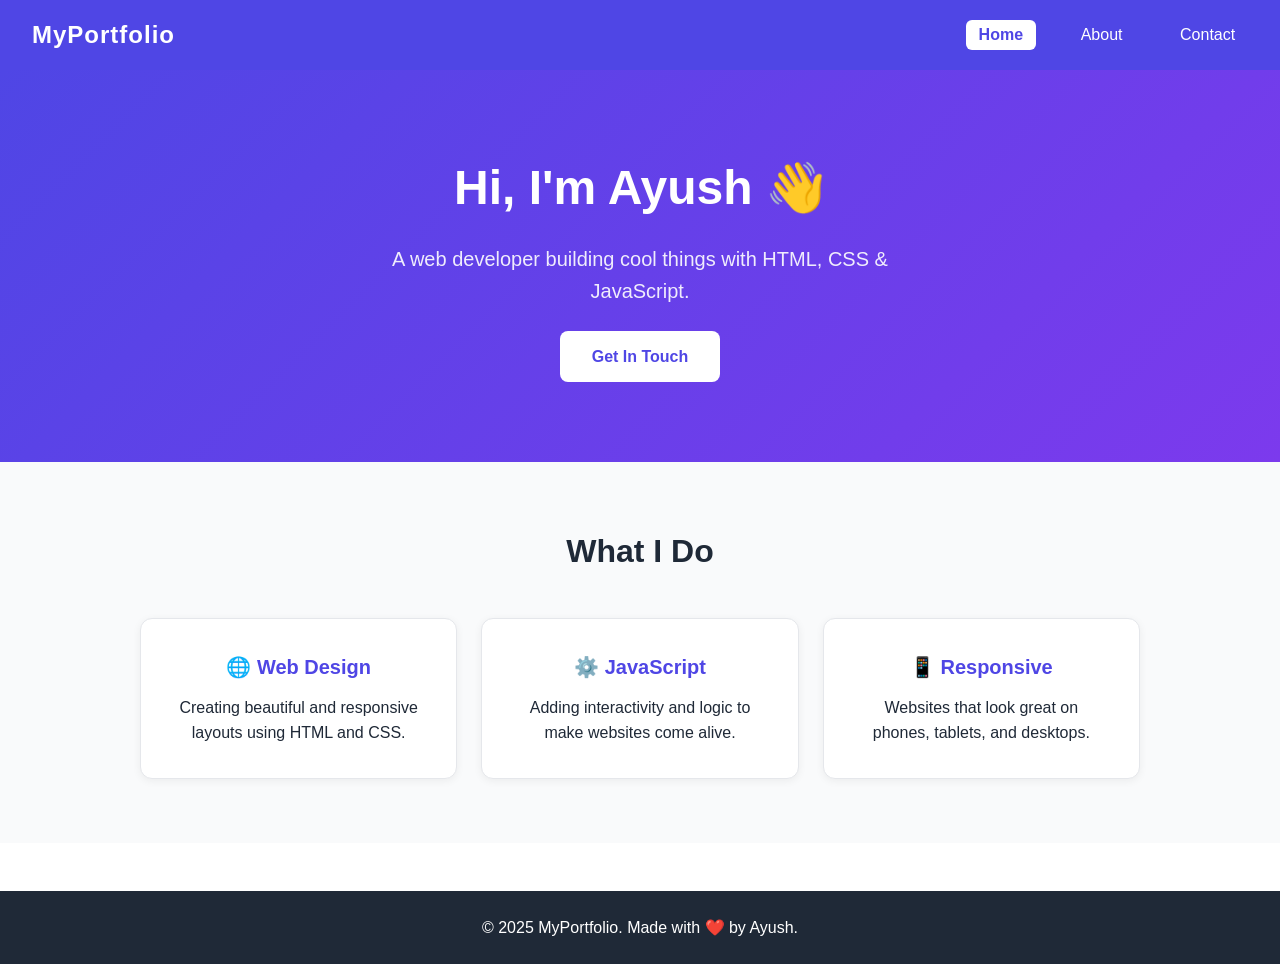
<file: task2/index.html>
<!DOCTYPE html>
<html lang="en">

<head>
  <!--
    FILE: index.html (Home Page)
    To go to another page:  <a href="about.html">
    To apply styles:        <link rel="stylesheet" href="style.css">
    To add JavaScript:      <script src="script.js"></script>
  -->

  <meta charset="UTF-8">
  <meta name="viewport" content="width=device-width, initial-scale=1.0">
  <title>MyPortfolio - Home</title>
  <link rel="stylesheet" href="style.css">
</head>

<body>

  <!-- NAVBAR -->
  <nav>
    <div class="nav-logo">MyPortfolio</div>
    <ul class="nav-links">
      <li><a href="index.html" class="active">Home</a></li>
      <li><a href="about.html">About</a></li>
      <li><a href="contact.html">Contact</a></li>
    </ul>
  </nav>

  <!-- HERO SECTION -->
  <section class="hero">
    <h1>Hi, I'm Ayush 👋</h1>
    <p>A web developer building cool things with HTML, CSS & JavaScript.</p>
    <a href="contact.html" class="btn">Get In Touch</a>
  </section>

  <!-- SERVICES SECTION -->
  <section class="services">
    <h2>What I Do</h2>
    <div class="cards-grid">

      <div class="card">
        <h3>🌐 Web Design</h3>
        <p>Creating beautiful and responsive layouts using HTML and CSS.</p>
      </div>

      <div class="card">
        <h3>⚙️ JavaScript</h3>
        <p>Adding interactivity and logic to make websites come alive.</p>
      </div>

      <div class="card">
        <h3>📱 Responsive</h3>
        <p>Websites that look great on phones, tablets, and desktops.</p>
      </div>

    </div>
  </section>

  <!-- FOOTER -->
  <footer>
    <p>© 2025 MyPortfolio. Made with ❤️ by Ayush.</p>
  </footer>

</body>
</html>
</file>
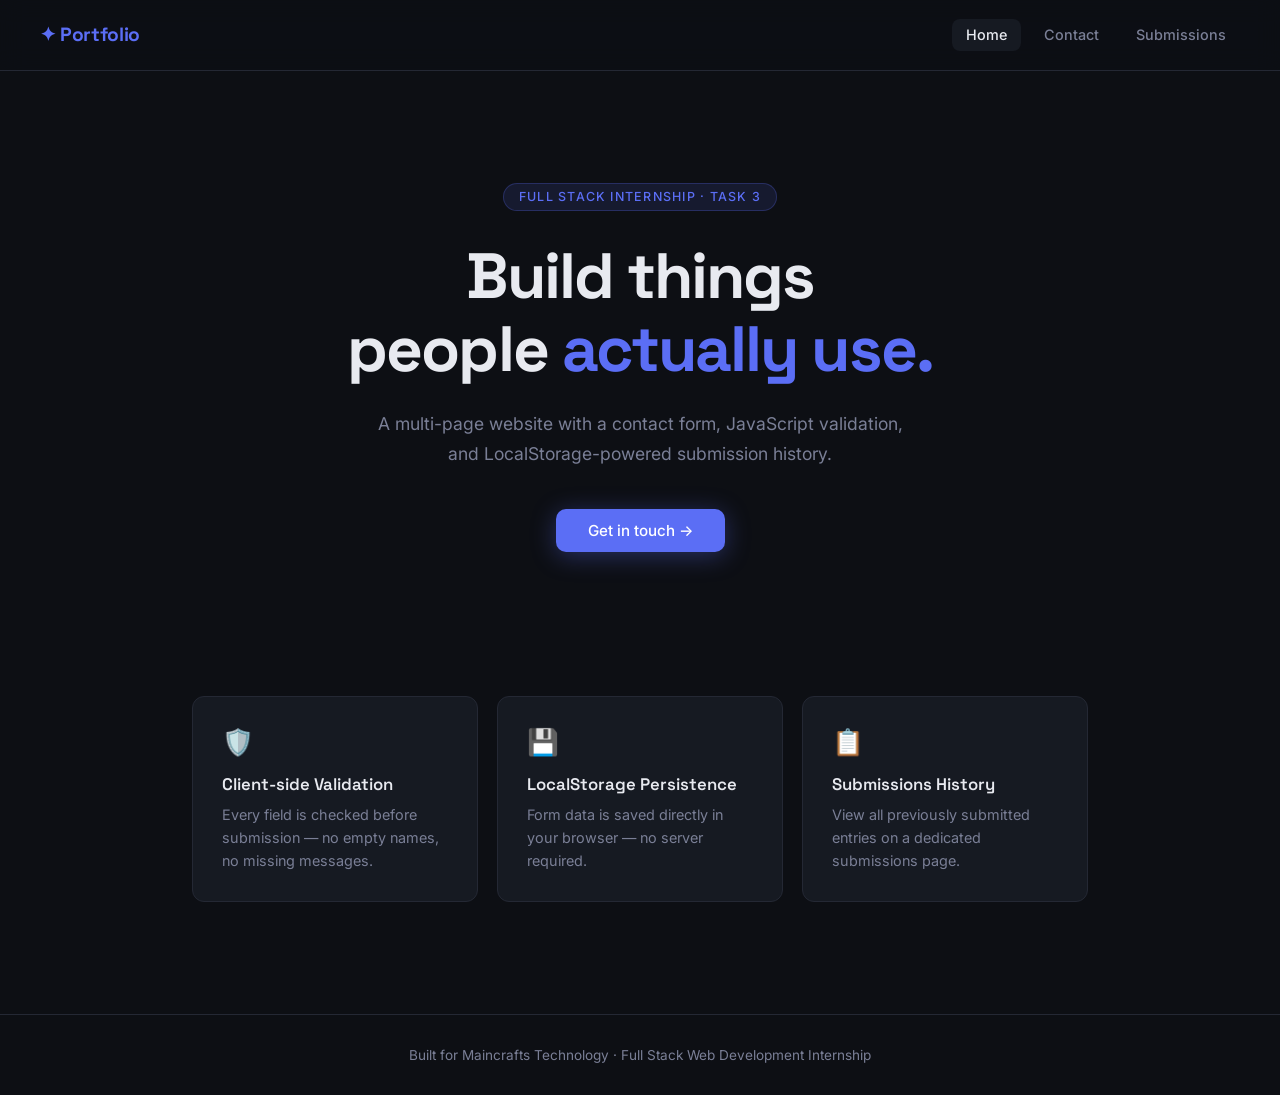
<file: task3/index.html>
<!DOCTYPE html>
<html lang="en">
<head>
  <meta charset="UTF-8" />
  <meta name="viewport" content="width=device-width, initial-scale=1.0"/>
  <title>MyPortfolio – Home</title>
  <link rel="preconnect" href="https://fonts.googleapis.com"/>
  <link href="https://fonts.googleapis.com/css2?family=Space+Grotesk:wght@400;500;700&family=Inter:wght@300;400;500&display=swap" rel="stylesheet"/>
  <style>
    *, *::before, *::after { box-sizing: border-box; margin: 0; padding: 0; }

    :root {
      --bg: #0d0f14;
      --surface: #161a22;
      --border: #242834;
      --accent: #5b6ef5;
      --accent-dim: #3d4fd4;
      --text: #e8eaf0;
      --muted: #7a7f96;
      --success: #3ecf8e;
      --radius: 12px;
      --font-display: 'Space Grotesk', sans-serif;
      --font-body: 'Inter', sans-serif;
    }

    body {
      background: var(--bg);
      color: var(--text);
      font-family: var(--font-body);
      min-height: 100vh;
    }

    /* NAV */
    nav {
      display: flex;
      align-items: center;
      justify-content: space-between;
      padding: 1.2rem 2.5rem;
      border-bottom: 1px solid var(--border);
      position: sticky;
      top: 0;
      background: rgba(13,15,20,0.85);
      backdrop-filter: blur(12px);
      z-index: 100;
    }

    .nav-logo {
      font-family: var(--font-display);
      font-weight: 700;
      font-size: 1.2rem;
      color: var(--accent);
      letter-spacing: -0.02em;
    }

    .nav-links { display: flex; gap: 0.5rem; }

    .nav-links a {
      color: var(--muted);
      text-decoration: none;
      font-size: 0.9rem;
      font-weight: 500;
      padding: 0.45rem 0.9rem;
      border-radius: 8px;
      transition: color 0.2s, background 0.2s;
    }

    .nav-links a:hover, .nav-links a.active {
      color: var(--text);
      background: var(--surface);
    }

    /* HERO */
    .hero {
      max-width: 860px;
      margin: 0 auto;
      padding: 7rem 2rem 5rem;
      text-align: center;
    }

    .hero-tag {
      display: inline-block;
      font-size: 0.78rem;
      font-weight: 500;
      letter-spacing: 0.1em;
      text-transform: uppercase;
      color: var(--accent);
      background: rgba(91,110,245,0.12);
      border: 1px solid rgba(91,110,245,0.25);
      padding: 0.35rem 0.9rem;
      border-radius: 999px;
      margin-bottom: 1.8rem;
    }

    h1 {
      font-family: var(--font-display);
      font-size: clamp(2.4rem, 6vw, 4rem);
      font-weight: 700;
      line-height: 1.15;
      letter-spacing: -0.03em;
      margin-bottom: 1.4rem;
    }

    h1 span { color: var(--accent); }

    .hero-sub {
      color: var(--muted);
      font-size: 1.1rem;
      line-height: 1.7;
      max-width: 560px;
      margin: 0 auto 2.5rem;
    }

    .btn {
      display: inline-block;
      padding: 0.75rem 2rem;
      border-radius: 10px;
      font-weight: 500;
      font-size: 0.95rem;
      text-decoration: none;
      cursor: pointer;
      transition: transform 0.15s, box-shadow 0.15s;
    }

    .btn-primary {
      background: var(--accent);
      color: #fff;
      box-shadow: 0 4px 24px rgba(91,110,245,0.35);
    }

    .btn-primary:hover { transform: translateY(-2px); box-shadow: 0 8px 32px rgba(91,110,245,0.45); }

    /* FEATURES */
    .features {
      max-width: 960px;
      margin: 0 auto;
      padding: 4rem 2rem;
      display: grid;
      grid-template-columns: repeat(auto-fit, minmax(240px, 1fr));
      gap: 1.2rem;
    }

    .card {
      background: var(--surface);
      border: 1px solid var(--border);
      border-radius: var(--radius);
      padding: 1.8rem;
      transition: border-color 0.2s;
    }

    .card:hover { border-color: var(--accent); }

    .card-icon {
      font-size: 1.6rem;
      margin-bottom: 1rem;
    }

    .card h3 {
      font-family: var(--font-display);
      font-size: 1.05rem;
      font-weight: 600;
      margin-bottom: 0.5rem;
    }

    .card p { color: var(--muted); font-size: 0.9rem; line-height: 1.6; }

    /* FOOTER */
    footer {
      text-align: center;
      padding: 2rem;
      color: var(--muted);
      font-size: 0.85rem;
      border-top: 1px solid var(--border);
      margin-top: 3rem;
    }
  </style>
</head>
<body>

  <nav>
    <div class="nav-logo">✦ Portfolio</div>
    <div class="nav-links">
      <a href="index.html" class="active">Home</a>
      <a href="contact.html">Contact</a>
      <a href="submissions.html">Submissions</a>
    </div>
  </nav>

  <section class="hero">
    <div class="hero-tag">Full Stack Internship · Task 3</div>
    <h1>Build things<br/>people <span>actually use.</span></h1>
    <p class="hero-sub">
      A multi-page website with a contact form, JavaScript validation, and LocalStorage-powered submission history.
    </p>
    <a href="contact.html" class="btn btn-primary">Get in touch →</a>
  </section>

  <section class="features">
    <div class="card">
      <div class="card-icon">🛡️</div>
      <h3>Client-side Validation</h3>
      <p>Every field is checked before submission — no empty names, no missing messages.</p>
    </div>
    <div class="card">
      <div class="card-icon">💾</div>
      <h3>LocalStorage Persistence</h3>
      <p>Form data is saved directly in your browser — no server required.</p>
    </div>
    <div class="card">
      <div class="card-icon">📋</div>
      <h3>Submissions History</h3>
      <p>View all previously submitted entries on a dedicated submissions page.</p>
    </div>
  </section>

  <footer>Built for Maincrafts Technology · Full Stack Web Development Internship</footer>

</body>
</html>
</file>
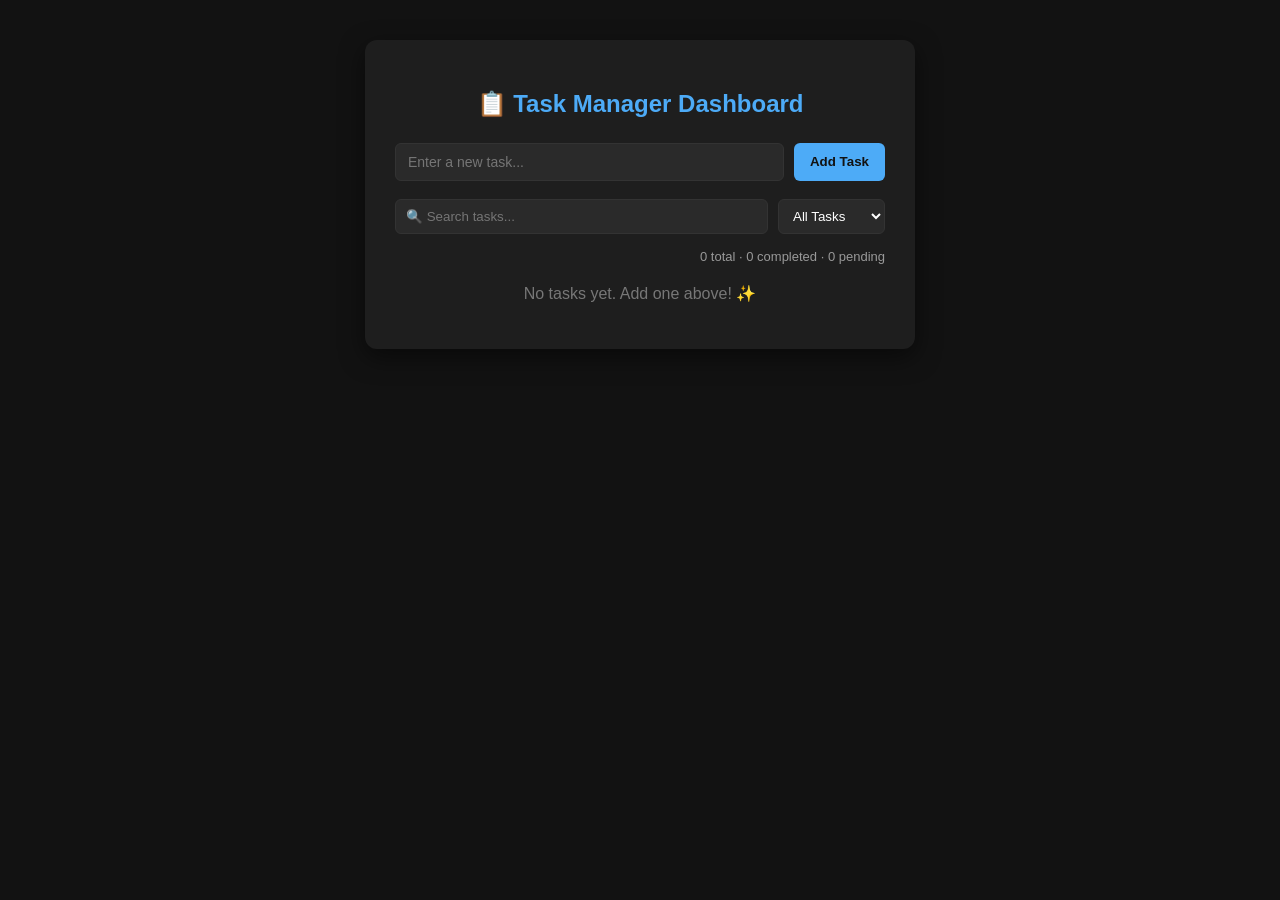
<file: task4/index.html>
<!DOCTYPE html>
<html lang="en">
<head>
<meta charset="UTF-8">
<meta name="viewport" content="width=device-width, initial-scale=1.0">
<title>Task Manager Dashboard</title>
<link rel="stylesheet" href="style.css">
</head>
<body>

  <div class="container">
    <h2>📋 Task Manager Dashboard</h2>

    <!-- Add Task Section -->
    <div class="input-section">
      <input type="text" id="taskInput" placeholder="Enter a new task...">
      <button onclick="addTask()">Add Task</button>
    </div>

    <!-- Search & Filter Section -->
    <div class="controls-section">
      <input type="text" id="searchBox" placeholder="🔍 Search tasks..." onkeyup="renderTasks()">
      <select id="filterSelect" onchange="renderTasks()">
        <option value="all">All Tasks</option>
        <option value="completed">Completed</option>
        <option value="pending">Pending</option>
      </select>
    </div>

    <!-- Task Counter -->
    <div class="task-stats" id="taskStats"></div>

    <!-- Task List -->
    <ul id="taskList"></ul>

    <p class="empty-msg" id="emptyMsg">No tasks yet. Add one above! ✨</p>
  </div>

<script src="script.js"></script>
</body>
</html>
</file>
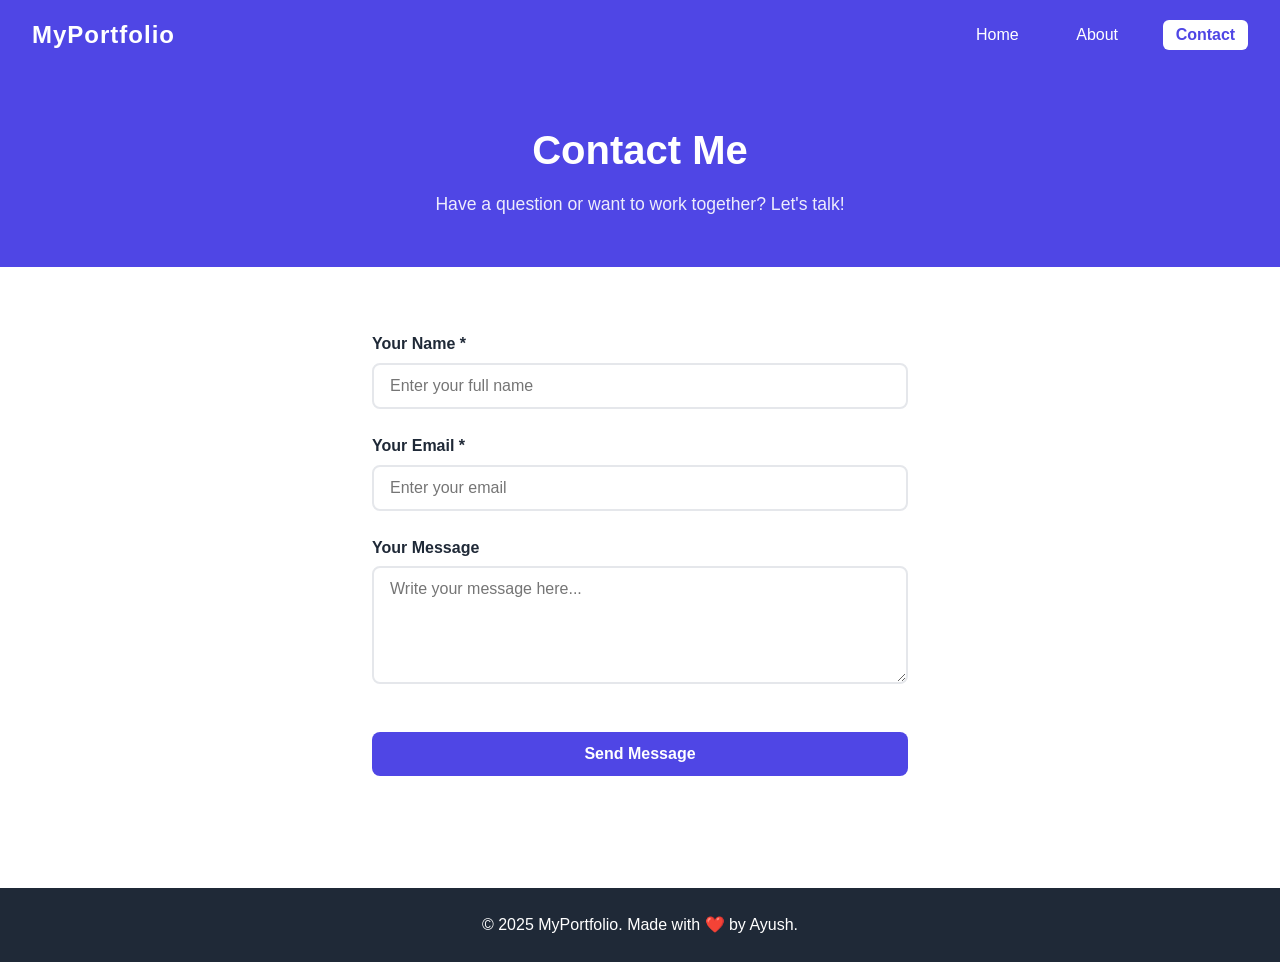
<file: task2/contact.html>
<!DOCTYPE html>
<html lang="en">

<head>
  <!-- FILE: contact.html (Contact Page) -->

  <meta charset="UTF-8">
  <meta name="viewport" content="width=device-width, initial-scale=1.0">
  <title>MyPortfolio - Contact</title>
  <link rel="stylesheet" href="style.css">
</head>

<body>

  <!-- NAVBAR -->
  <nav>
    <div class="nav-logo">MyPortfolio</div>
    <ul class="nav-links">
      <li><a href="index.html">Home</a></li>
      <li><a href="about.html">About</a></li>
      <li><a href="contact.html" class="active">Contact</a></li>
    </ul>
  </nav>

  <!-- PAGE BANNER -->
  <section class="page-hero">
    <h1>Contact Me</h1>
    <p>Have a question or want to work together? Let's talk!</p>
  </section>

  <!-- CONTACT FORM SECTION -->
  <section class="contact-section">

    <form name="contactForm" onsubmit="return validateForm()">

      <div class="form-group">
        <label for="name">Your Name *</label>
        <input type="text" id="name" name="name" placeholder="Enter your full name">
        <span class="error-msg" id="nameError">Warning: Name is required.</span>
      </div>

      <div class="form-group">
        <label for="email">Your Email *</label>
        <input type="email" id="email" name="email" placeholder="Enter your email">
        <span class="error-msg" id="emailError">Warning: Email is required.</span>
      </div>

      <div class="form-group">
        <label for="message">Your Message</label>
        <textarea id="message" name="message" rows="5" placeholder="Write your message here..."></textarea>
      </div>

      <button type="submit" class="btn">Send Message</button>

      <div class="success-msg" id="successMsg">
        Message sent! I'll get back to you soon.
      </div>

    </form>

  </section>

  <!-- FOOTER -->
  <footer>
    <p>© 2025 MyPortfolio. Made with ❤️ by Ayush.</p>
  </footer>

  <!-- Script is placed at the bottom so HTML loads before JS runs -->
  <script src="script.js"></script>

</body>
</html>
</file>
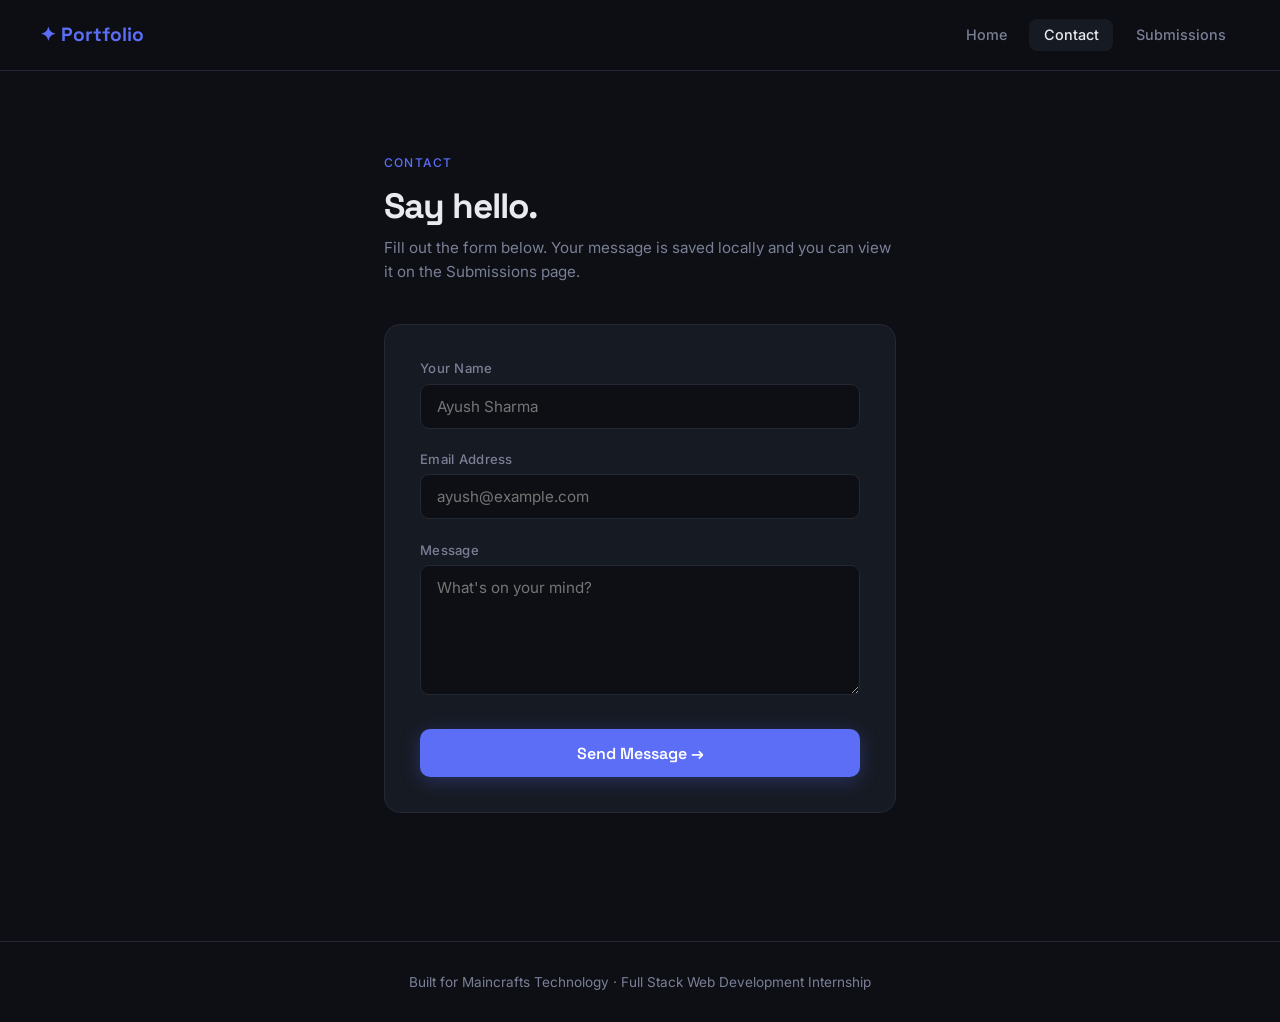
<file: task3/contact.html>
<!DOCTYPE html>
<html lang="en">
<head>
  <meta charset="UTF-8" />
  <meta name="viewport" content="width=device-width, initial-scale=1.0"/>
  <title>MyPortfolio – Contact</title>
  <link rel="preconnect" href="https://fonts.googleapis.com"/>
  <link href="https://fonts.googleapis.com/css2?family=Space+Grotesk:wght@400;500;700&family=Inter:wght@300;400;500&display=swap" rel="stylesheet"/>
  <style>
    *, *::before, *::after { box-sizing: border-box; margin: 0; padding: 0; }

    :root {
      --bg: #0d0f14;
      --surface: #161a22;
      --border: #242834;
      --accent: #5b6ef5;
      --accent-dim: #3d4fd4;
      --text: #e8eaf0;
      --muted: #7a7f96;
      --error: #f06a6a;
      --success: #3ecf8e;
      --radius: 12px;
      --font-display: 'Space Grotesk', sans-serif;
      --font-body: 'Inter', sans-serif;
    }

    body {
      background: var(--bg);
      color: var(--text);
      font-family: var(--font-body);
      min-height: 100vh;
    }

    nav {
      display: flex;
      align-items: center;
      justify-content: space-between;
      padding: 1.2rem 2.5rem;
      border-bottom: 1px solid var(--border);
      position: sticky;
      top: 0;
      background: rgba(13,15,20,0.85);
      backdrop-filter: blur(12px);
      z-index: 100;
    }

    .nav-logo {
      font-family: var(--font-display);
      font-weight: 700;
      font-size: 1.2rem;
      color: var(--accent);
    }

    .nav-links { display: flex; gap: 0.5rem; }

    .nav-links a {
      color: var(--muted);
      text-decoration: none;
      font-size: 0.9rem;
      font-weight: 500;
      padding: 0.45rem 0.9rem;
      border-radius: 8px;
      transition: color 0.2s, background 0.2s;
    }

    .nav-links a:hover, .nav-links a.active {
      color: var(--text);
      background: var(--surface);
    }

    /* PAGE */
    .page {
      max-width: 560px;
      margin: 0 auto;
      padding: 5rem 1.5rem 4rem;
    }

    .page-header { margin-bottom: 2.5rem; }

    .page-tag {
      display: inline-block;
      font-size: 0.75rem;
      font-weight: 500;
      letter-spacing: 0.1em;
      text-transform: uppercase;
      color: var(--accent);
      margin-bottom: 0.8rem;
    }

    .page-header h1 {
      font-family: var(--font-display);
      font-size: 2.2rem;
      font-weight: 700;
      letter-spacing: -0.03em;
      margin-bottom: 0.5rem;
    }

    .page-header p { color: var(--muted); font-size: 0.95rem; line-height: 1.6; }

    /* FORM */
    .form-card {
      background: var(--surface);
      border: 1px solid var(--border);
      border-radius: 16px;
      padding: 2.2rem;
    }

    .field { margin-bottom: 1.4rem; }

    label {
      display: block;
      font-size: 0.82rem;
      font-weight: 500;
      color: var(--muted);
      margin-bottom: 0.45rem;
      letter-spacing: 0.02em;
    }

    input, textarea {
      width: 100%;
      background: var(--bg);
      border: 1px solid var(--border);
      border-radius: 9px;
      padding: 0.75rem 1rem;
      color: var(--text);
      font-family: var(--font-body);
      font-size: 0.95rem;
      transition: border-color 0.2s, box-shadow 0.2s;
      outline: none;
    }

    input:focus, textarea:focus {
      border-color: var(--accent);
      box-shadow: 0 0 0 3px rgba(91,110,245,0.15);
    }

    input.error, textarea.error {
      border-color: var(--error);
      box-shadow: 0 0 0 3px rgba(240,106,106,0.15);
    }

    textarea { height: 130px; resize: vertical; }

    .field-error {
      font-size: 0.78rem;
      color: var(--error);
      margin-top: 0.4rem;
      display: none;
    }

    .field-error.visible { display: block; }

    .btn-submit {
      width: 100%;
      padding: 0.85rem;
      background: var(--accent);
      color: #fff;
      border: none;
      border-radius: 10px;
      font-family: var(--font-display);
      font-size: 1rem;
      font-weight: 600;
      cursor: pointer;
      margin-top: 0.5rem;
      transition: background 0.2s, transform 0.15s, box-shadow 0.2s;
      box-shadow: 0 4px 20px rgba(91,110,245,0.3);
    }

    .btn-submit:hover { background: var(--accent-dim); transform: translateY(-1px); }
    .btn-submit:active { transform: translateY(0); }

    /* TOAST */
    .toast {
      position: fixed;
      bottom: 2rem;
      right: 2rem;
      background: var(--success);
      color: #0d1a10;
      padding: 0.9rem 1.5rem;
      border-radius: 10px;
      font-weight: 600;
      font-size: 0.9rem;
      display: flex;
      align-items: center;
      gap: 0.5rem;
      transform: translateY(120%);
      opacity: 0;
      transition: transform 0.35s cubic-bezier(0.34,1.56,0.64,1), opacity 0.3s;
      z-index: 999;
    }

    .toast.show { transform: translateY(0); opacity: 1; }

    footer {
      text-align: center;
      padding: 2rem;
      color: var(--muted);
      font-size: 0.85rem;
      border-top: 1px solid var(--border);
      margin-top: 4rem;
    }
  </style>
</head>
<body>

  <nav>
    <div class="nav-logo">✦ Portfolio</div>
    <div class="nav-links">
      <a href="index.html">Home</a>
      <a href="contact.html" class="active">Contact</a>
      <a href="submissions.html">Submissions</a>
    </div>
  </nav>

  <div class="page">
    <div class="page-header">
      <div class="page-tag">Contact</div>
      <h1>Say hello.</h1>
      <p>Fill out the form below. Your message is saved locally and you can view it on the Submissions page.</p>
    </div>

    <div class="form-card">
      <form id="contactForm" novalidate>

        <div class="field">
          <label for="name">Your Name</label>
          <input type="text" id="name" placeholder="Ayush Sharma" />
          <div class="field-error" id="nameErr">Name is required.</div>
        </div>

        <div class="field">
          <label for="email">Email Address</label>
          <input type="email" id="email" placeholder="ayush@example.com" />
          <div class="field-error" id="emailErr">Please enter a valid email address.</div>
        </div>

        <div class="field">
          <label for="message">Message</label>
          <textarea id="message" placeholder="What's on your mind?"></textarea>
          <div class="field-error" id="messageErr">Message cannot be empty.</div>
        </div>

        <button type="submit" class="btn-submit">Send Message →</button>

      </form>
    </div>
  </div>

  <div class="toast" id="toast">✓ Message saved successfully!</div>

  <footer>Built for Maincrafts Technology · Full Stack Web Development Internship</footer>

  <script>
    const form = document.getElementById('contactForm');

    // ── Validation helpers ──────────────────────────────────────────────────
    function showError(inputId, errId) {
      document.getElementById(inputId).classList.add('error');
      document.getElementById(errId).classList.add('visible');
    }

    function clearError(inputId, errId) {
      document.getElementById(inputId).classList.remove('error');
      document.getElementById(errId).classList.remove('visible');
    }

    // Clear errors on input
    ['name', 'email', 'message'].forEach(id => {
      const errMap = { name: 'nameErr', email: 'emailErr', message: 'messageErr' };
      document.getElementById(id).addEventListener('input', () => {
        clearError(id, errMap[id]);
      });
    });

    // ── Form submission ─────────────────────────────────────────────────────
    form.addEventListener('submit', function (e) {
      e.preventDefault();

      const name    = document.getElementById('name').value.trim();
      const email   = document.getElementById('email').value.trim();
      const message = document.getElementById('message').value.trim();

      let valid = true;

      // Validate name
      if (!name) {
        showError('name', 'nameErr');
        valid = false;
      } else {
        clearError('name', 'nameErr');
      }

      // Validate email (basic format check)
      const emailRegex = /^[^\s@]+@[^\s@]+\.[^\s@]+$/;
      if (!email || !emailRegex.test(email)) {
        showError('email', 'emailErr');
        valid = false;
      } else {
        clearError('email', 'emailErr');
      }

      // Validate message
      if (!message) {
        showError('message', 'messageErr');
        valid = false;
      } else {
        clearError('message', 'messageErr');
      }

      if (!valid) return;

      // ── Save to LocalStorage ──────────────────────────────────────────────
      const submissions = JSON.parse(localStorage.getItem('contacts')) || [];

      submissions.push({
        name,
        email,
        message,
        timestamp: new Date().toLocaleString()
      });

      localStorage.setItem('contacts', JSON.stringify(submissions));

      // ── Reset form ────────────────────────────────────────────────────────
      form.reset();

      // ── Show toast ────────────────────────────────────────────────────────
      const toast = document.getElementById('toast');
      toast.classList.add('show');
      setTimeout(() => toast.classList.remove('show'), 3000);
    });
  </script>

</body>
</html>
</file>
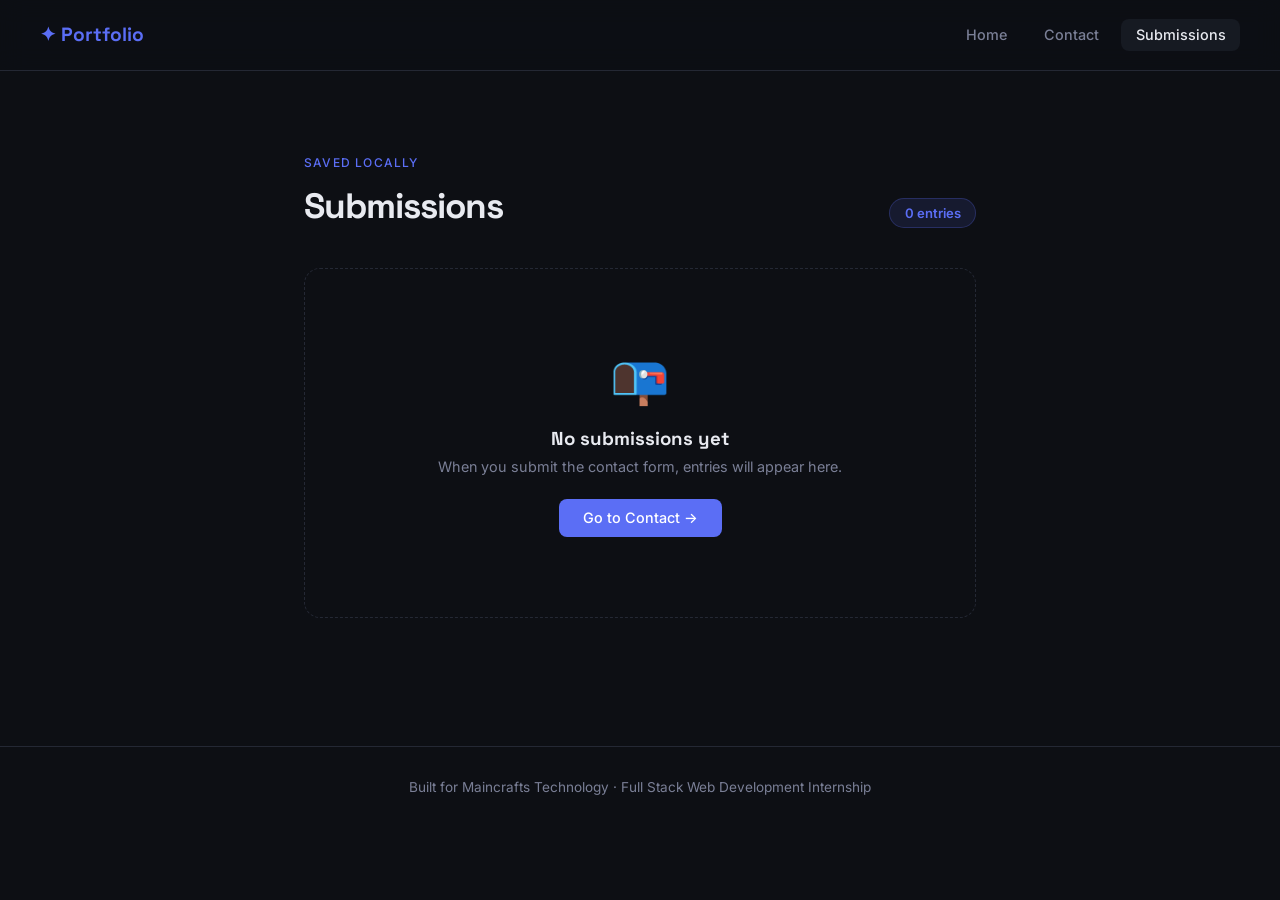
<file: task3/submissions.html>
<!DOCTYPE html>
<html lang="en">
<head>
  <meta charset="UTF-8" />
  <meta name="viewport" content="width=device-width, initial-scale=1.0"/>
  <title>MyPortfolio – Submissions</title>
  <link rel="preconnect" href="https://fonts.googleapis.com"/>
  <link href="https://fonts.googleapis.com/css2?family=Space+Grotesk:wght@400;500;700&family=Inter:wght@300;400;500&display=swap" rel="stylesheet"/>
  <style>
    *, *::before, *::after { box-sizing: border-box; margin: 0; padding: 0; }

    :root {
      --bg: #0d0f14;
      --surface: #161a22;
      --border: #242834;
      --accent: #5b6ef5;
      --text: #e8eaf0;
      --muted: #7a7f96;
      --error: #f06a6a;
      --success: #3ecf8e;
      --radius: 12px;
      --font-display: 'Space Grotesk', sans-serif;
      --font-body: 'Inter', sans-serif;
    }

    body {
      background: var(--bg);
      color: var(--text);
      font-family: var(--font-body);
      min-height: 100vh;
    }

    nav {
      display: flex;
      align-items: center;
      justify-content: space-between;
      padding: 1.2rem 2.5rem;
      border-bottom: 1px solid var(--border);
      position: sticky;
      top: 0;
      background: rgba(13,15,20,0.85);
      backdrop-filter: blur(12px);
      z-index: 100;
    }

    .nav-logo {
      font-family: var(--font-display);
      font-weight: 700;
      font-size: 1.2rem;
      color: var(--accent);
    }

    .nav-links { display: flex; gap: 0.5rem; }

    .nav-links a {
      color: var(--muted);
      text-decoration: none;
      font-size: 0.9rem;
      font-weight: 500;
      padding: 0.45rem 0.9rem;
      border-radius: 8px;
      transition: color 0.2s, background 0.2s;
    }

    .nav-links a:hover, .nav-links a.active {
      color: var(--text);
      background: var(--surface);
    }

    .page {
      max-width: 720px;
      margin: 0 auto;
      padding: 5rem 1.5rem 4rem;
    }

    .page-header {
      display: flex;
      align-items: flex-end;
      justify-content: space-between;
      flex-wrap: wrap;
      gap: 1rem;
      margin-bottom: 2.5rem;
    }

    .page-header-left {}

    .page-tag {
      display: inline-block;
      font-size: 0.75rem;
      font-weight: 500;
      letter-spacing: 0.1em;
      text-transform: uppercase;
      color: var(--accent);
      margin-bottom: 0.8rem;
    }

    .page-header h1 {
      font-family: var(--font-display);
      font-size: 2.2rem;
      font-weight: 700;
      letter-spacing: -0.03em;
    }

    .count-badge {
      background: rgba(91,110,245,0.12);
      border: 1px solid rgba(91,110,245,0.25);
      color: var(--accent);
      font-size: 0.82rem;
      font-weight: 600;
      padding: 0.35rem 0.9rem;
      border-radius: 999px;
    }

    /* CLEAR BUTTON */
    .btn-clear {
      background: transparent;
      border: 1px solid var(--border);
      color: var(--muted);
      padding: 0.5rem 1.1rem;
      border-radius: 8px;
      font-size: 0.85rem;
      cursor: pointer;
      font-family: var(--font-body);
      transition: border-color 0.2s, color 0.2s;
    }

    .btn-clear:hover { border-color: var(--error); color: var(--error); }

    /* EMPTY STATE */
    .empty-state {
      text-align: center;
      padding: 5rem 2rem;
      border: 1px dashed var(--border);
      border-radius: 16px;
    }

    .empty-state .icon { font-size: 3rem; margin-bottom: 1.2rem; }
    .empty-state h3 { font-family: var(--font-display); margin-bottom: 0.5rem; }
    .empty-state p { color: var(--muted); font-size: 0.9rem; margin-bottom: 1.5rem; }

    .btn-primary {
      display: inline-block;
      padding: 0.65rem 1.5rem;
      background: var(--accent);
      color: #fff;
      border-radius: 8px;
      text-decoration: none;
      font-weight: 500;
      font-size: 0.9rem;
      transition: opacity 0.2s;
    }

    .btn-primary:hover { opacity: 0.85; }

    /* SUBMISSION CARD */
    .submissions-list {
      display: flex;
      flex-direction: column;
      gap: 1rem;
    }

    .sub-card {
      background: var(--surface);
      border: 1px solid var(--border);
      border-radius: var(--radius);
      padding: 1.5rem 1.8rem;
      transition: border-color 0.2s;
      animation: fadeIn 0.3s ease;
    }

    @keyframes fadeIn {
      from { opacity: 0; transform: translateY(8px); }
      to   { opacity: 1; transform: translateY(0); }
    }

    .sub-card:hover { border-color: rgba(91,110,245,0.4); }

    .sub-card-header {
      display: flex;
      align-items: center;
      justify-content: space-between;
      margin-bottom: 0.8rem;
    }

    .sub-name {
      font-family: var(--font-display);
      font-size: 1.05rem;
      font-weight: 600;
    }

    .sub-time {
      font-size: 0.75rem;
      color: var(--muted);
    }

    .sub-email {
      font-size: 0.83rem;
      color: var(--accent);
      margin-bottom: 0.8rem;
    }

    .sub-message {
      font-size: 0.9rem;
      color: #c5c8d6;
      line-height: 1.65;
      border-left: 2px solid var(--border);
      padding-left: 1rem;
    }

    footer {
      text-align: center;
      padding: 2rem;
      color: var(--muted);
      font-size: 0.85rem;
      border-top: 1px solid var(--border);
      margin-top: 4rem;
    }

    /* CONFIRM DIALOG OVERLAY */
    .overlay {
      display: none;
      position: fixed;
      inset: 0;
      background: rgba(0,0,0,0.6);
      backdrop-filter: blur(4px);
      z-index: 200;
      align-items: center;
      justify-content: center;
    }

    .overlay.show { display: flex; }

    .dialog {
      background: var(--surface);
      border: 1px solid var(--border);
      border-radius: 16px;
      padding: 2rem;
      max-width: 380px;
      width: 90%;
      text-align: center;
    }

    .dialog h3 { font-family: var(--font-display); margin-bottom: 0.5rem; }
    .dialog p  { color: var(--muted); font-size: 0.9rem; margin-bottom: 1.5rem; }

    .dialog-btns { display: flex; gap: 0.75rem; justify-content: center; }

    .dialog-btns button {
      padding: 0.6rem 1.4rem;
      border-radius: 8px;
      font-size: 0.9rem;
      font-weight: 500;
      cursor: pointer;
      font-family: var(--font-body);
    }

    #cancelBtn {
      background: transparent;
      border: 1px solid var(--border);
      color: var(--text);
    }

    #confirmBtn {
      background: var(--error);
      border: none;
      color: #fff;
    }
  </style>
</head>
<body>

  <nav>
    <div class="nav-logo">✦ Portfolio</div>
    <div class="nav-links">
      <a href="index.html">Home</a>
      <a href="contact.html">Contact</a>
      <a href="submissions.html" class="active">Submissions</a>
    </div>
  </nav>

  <div class="page">
    <div class="page-header">
      <div class="page-header-left">
        <div class="page-tag">Saved locally</div>
        <h1>Submissions</h1>
      </div>
      <div style="display:flex; gap:0.75rem; align-items:center;">
        <span class="count-badge" id="countBadge">0 entries</span>
        <button class="btn-clear" id="clearBtn">Clear all</button>
      </div>
    </div>

    <div id="submissionsContainer"></div>
  </div>

  <!-- Confirm clear dialog -->
  <div class="overlay" id="overlay">
    <div class="dialog">
      <h3>Clear all submissions?</h3>
      <p>This will permanently delete all saved entries from your browser. This cannot be undone.</p>
      <div class="dialog-btns">
        <button id="cancelBtn">Cancel</button>
        <button id="confirmBtn">Yes, clear all</button>
      </div>
    </div>
  </div>

  <footer>Built for Maincrafts Technology · Full Stack Web Development Internship</footer>

  <script>
    const container = document.getElementById('submissionsContainer');
    const countBadge = document.getElementById('countBadge');
    const clearBtn = document.getElementById('clearBtn');
    const overlay = document.getElementById('overlay');
    const cancelBtn = document.getElementById('cancelBtn');
    const confirmBtn = document.getElementById('confirmBtn');

    // ── Render submissions ───────────────────────────────────────────────────
    function renderSubmissions() {
      const submissions = JSON.parse(localStorage.getItem('contacts')) || [];

      countBadge.textContent = `${submissions.length} ${submissions.length === 1 ? 'entry' : 'entries'}`;
      container.innerHTML = '';

      if (submissions.length === 0) {
        container.innerHTML = `
          <div class="empty-state">
            <div class="icon">📭</div>
            <h3>No submissions yet</h3>
            <p>When you submit the contact form, entries will appear here.</p>
            <a href="contact.html" class="btn-primary">Go to Contact →</a>
          </div>`;
        clearBtn.style.display = 'none';
        return;
      }

      clearBtn.style.display = 'inline-block';

      // Show newest first
      const reversed = [...submissions].reverse();

      const list = document.createElement('div');
      list.className = 'submissions-list';

      reversed.forEach((s, i) => {
        const card = document.createElement('div');
        card.className = 'sub-card';
        card.innerHTML = `
          <div class="sub-card-header">
            <div class="sub-name">${escapeHTML(s.name)}</div>
            <div class="sub-time">${s.timestamp || 'Unknown time'}</div>
          </div>
          <div class="sub-email">✉ ${escapeHTML(s.email)}</div>
          <div class="sub-message">${escapeHTML(s.message)}</div>
        `;
        list.appendChild(card);
      });

      container.appendChild(list);
    }

    // ── Escape HTML to prevent XSS ───────────────────────────────────────────
    function escapeHTML(str) {
      return str
        .replace(/&/g, '&amp;')
        .replace(/</g, '&lt;')
        .replace(/>/g, '&gt;')
        .replace(/"/g, '&quot;');
    }

    // ── Clear with confirmation ───────────────────────────────────────────────
    clearBtn.addEventListener('click', () => overlay.classList.add('show'));
    cancelBtn.addEventListener('click', () => overlay.classList.remove('show'));

    confirmBtn.addEventListener('click', () => {
      localStorage.removeItem('contacts');
      overlay.classList.remove('show');
      renderSubmissions();
    });

    // Run on load
    renderSubmissions();
  </script>

</body>
</html>
</file>
<file: task2/style.css>
/*
  =============================================
  FILE: style.css
  =============================================
  ONE CSS FILE FOR ALL 3 PAGES.
  When a browser loads index.html, about.html, or contact.html,
  it downloads this same file and applies styles to all of them.

  SECTIONS IN THIS FILE:
  1. Global Reset & Variables
  2. Navbar
  3. Buttons
  4. Hero Section (Home)
  5. Services / Cards Section (Home)
  6. Page Hero (About & Contact top banner)
  7. About Page
  8. Contact Form
  9. Footer
  10. Media Queries (Responsive / Mobile)
*/


/* ============================================
   1. GLOBAL RESET & VARIABLES
   ============================================
   * means "apply to EVERY element on the page"
   box-sizing: border-box → padding doesn't make elements bigger (much easier to work with)
   margin/padding: 0 → removes browser default spacing
*/
* {
  box-sizing: border-box;
  margin: 0;
  padding: 0;
}

/* 
  :root is a special selector for the whole document.
  We store colors here as "CSS Variables" (custom properties).
  Usage: color: var(--primary)  → uses #4f46e5
  WHY: If you want to change the theme color, change it here ONCE.
*/
:root {
  --primary: #4f46e5;       /* indigo / purple-blue */
  --primary-dark: #3730a3;  /* darker shade for hover */
  --text: #1f2937;          /* dark grey for body text */
  --light-bg: #f9fafb;      /* very light grey for section backgrounds */
  --white: #ffffff;
  --border: #e5e7eb;        /* light grey for borders */
}

/* Base font and color for the whole page */
body {
  font-family: 'Segoe UI', Arial, sans-serif; /* modern, clean font */
  color: var(--text);
  background-color: var(--white);
  line-height: 1.6; /* spacing between lines of text */
}


/* ============================================
   2. NAVBAR
   ============================================
   display: flex         → puts logo and links side by side
   justify-content: space-between → logo on left, links on right
   position: sticky      → navbar stays visible when you scroll!
   top: 0               → sticks to the very top
   z-index: 100         → stays on top of other elements
*/
nav {
  display: flex;
  justify-content: space-between;
  align-items: center;
  background-color: var(--primary);
  padding: 1rem 2rem;
  position: sticky;
  top: 0;
  z-index: 100;
}

/* The logo text on the left */
.nav-logo {
  color: var(--white);
  font-size: 1.5rem;
  font-weight: bold;
  letter-spacing: 1px;
}

/* 
  <ul> normally shows bullet points vertically.
  We use flexbox to make the links horizontal (side by side).
  list-style: none → removes the bullet points
*/
.nav-links {
  list-style: none;
  display: flex;
  gap: 2rem; /* space between each link */
}

/* Style for each navigation link */
.nav-links a {
  color: var(--white);
  text-decoration: none; /* removes underline */
  font-size: 1rem;
  padding: 0.4rem 0.8rem;
  border-radius: 6px;
  transition: background 0.2s; /* smooth color change on hover */
}

/* When mouse hovers over a link */
.nav-links a:hover {
  background-color: var(--primary-dark);
}

/* The "active" class highlights which page you're currently on */
.nav-links a.active {
  background-color: var(--white);
  color: var(--primary);
  font-weight: bold;
}


/* ============================================
   3. BUTTONS
   ============================================
   display: inline-block → lets us set padding on an <a> tag
   (by default, <a> is inline and ignores top/bottom padding)
*/
.btn {
  display: inline-block;
  background-color: var(--primary);
  color: var(--white);
  padding: 0.8rem 2rem;
  border-radius: 8px;
  text-decoration: none;
  font-size: 1rem;
  font-weight: bold;
  border: none;
  cursor: pointer; /* shows pointer cursor on hover */
  transition: background 0.2s;
  margin-top: 1.5rem;
}

.btn:hover {
  background-color: var(--primary-dark);
}


/* ============================================
   4. HERO SECTION (Home page only)
   ============================================
   text-align: center → centers all text inside
   The gradient background goes from purple to blue.
*/
.hero {
  background: linear-gradient(135deg, var(--primary), #7c3aed);
  color: var(--white);
  text-align: center;
  padding: 5rem 2rem;
}

.hero h1 {
  font-size: 3rem;
  margin-bottom: 1rem;
}

.hero p {
  font-size: 1.25rem;
  opacity: 0.9; /* slightly transparent to look softer */
  max-width: 600px;
  margin: 0 auto; /* centers the paragraph */
}

/* The "Get In Touch" button in the hero has white colors */
.hero .btn {
  background-color: var(--white);
  color: var(--primary);
}

.hero .btn:hover {
  background-color: #e0e7ff;
}


/* ============================================
   5. SERVICES / CARDS SECTION (Home page)
   ============================================
   CSS GRID is used here.
   grid-template-columns: repeat(3, 1fr)
   → creates 3 equal-width columns
   → "1fr" means "1 fraction of available space"
   → So each card gets 1/3 of the width
*/
.services {
  padding: 4rem 2rem;
  background-color: var(--light-bg);
  text-align: center;
}

.services h2 {
  font-size: 2rem;
  margin-bottom: 2.5rem;
}

.cards-grid {
  display: grid;
  grid-template-columns: repeat(3, 1fr); /* 3 columns on desktop */
  gap: 1.5rem; /* space between cards */
  max-width: 1000px;
  margin: 0 auto; /* centers the grid */
}

.card {
  background-color: var(--white);
  padding: 2rem;
  border-radius: 12px;
  border: 1px solid var(--border);
  /* box-shadow adds a soft shadow below the card */
  box-shadow: 0 2px 8px rgba(0, 0, 0, 0.06);
  transition: transform 0.2s; /* smooth lift effect on hover */
}

/* Cards lift up slightly when you hover over them */
.card:hover {
  transform: translateY(-5px);
}

.card h3 {
  font-size: 1.25rem;
  margin-bottom: 0.75rem;
  color: var(--primary);
}


/* ============================================
   6. PAGE HERO (About & Contact banner)
   ============================================
   A smaller, simpler banner for inner pages.
*/
.page-hero {
  background-color: var(--primary);
  color: var(--white);
  text-align: center;
  padding: 3rem 2rem;
}

.page-hero h1 {
  font-size: 2.5rem;
  margin-bottom: 0.5rem;
}

.page-hero p {
  font-size: 1.1rem;
  opacity: 0.9;
}


/* ============================================
   7. ABOUT PAGE
   ============================================
   FLEXBOX is used here.
   display: flex       → puts image and text side by side
   align-items: center → vertically centers them
   gap: 3rem           → space between image and text
*/
.about-content {
  padding: 4rem 2rem;
  max-width: 1000px;
  margin: 0 auto;
}

.about-flex {
  display: flex;
  align-items: center;
  gap: 3rem;
}

/* Makes the image a circle */
.about-image img {
  width: 280px;
  height: 280px;
  border-radius: 50%; /* 50% border-radius = circle */
  border: 5px solid var(--primary);
  object-fit: cover; /* makes sure the image fills the circle nicely */
}

.about-text h2 {
  font-size: 1.8rem;
  margin-bottom: 1rem;
  color: var(--primary);
}

.about-text p {
  margin-bottom: 1rem;
}

.about-text h3 {
  margin-top: 1.5rem;
  margin-bottom: 0.75rem;
}

/* Skills list with custom styling */
.skills-list {
  list-style: none; /* removes bullets, we use emojis instead */
  display: flex;
  flex-direction: column;
  gap: 0.5rem;
}

.skills-list li {
  padding: 0.5rem 1rem;
  background-color: var(--light-bg);
  border-radius: 6px;
  border-left: 4px solid var(--primary);
}


/* ============================================
   8. CONTACT FORM
   ============================================
*/
.contact-section {
  padding: 4rem 2rem;
  max-width: 600px; /* keeps the form from getting too wide */
  margin: 0 auto;
}

/* Each label + input pair */
.form-group {
  margin-bottom: 1.5rem;
  display: flex;
  flex-direction: column; /* stacks label on top of input */
}

.form-group label {
  font-weight: bold;
  margin-bottom: 0.4rem;
  color: var(--text);
}

/* Styles for both <input> and <textarea> */
.form-group input,
.form-group textarea {
  padding: 0.75rem 1rem;
  border: 2px solid var(--border);
  border-radius: 8px;
  font-size: 1rem;
  font-family: inherit; /* textarea uses a different font by default, this fixes it */
  transition: border-color 0.2s;
}

/* When user clicks on a field, it gets a blue border (looks active) */
.form-group input:focus,
.form-group textarea:focus {
  outline: none; /* removes browser's default ugly outline */
  border-color: var(--primary);
}

/* Error message: hidden by default, shown by JavaScript */
.error-msg {
  color: #dc2626; /* red */
  font-size: 0.85rem;
  margin-top: 0.3rem;
  display: none; /* HIDDEN by default */
}

/* Success message: hidden by default, shown by JavaScript */
.success-msg {
  margin-top: 1rem;
  padding: 1rem;
  background-color: #d1fae5; /* light green */
  color: #065f46;             /* dark green */
  border-radius: 8px;
  display: none; /* HIDDEN by default */
}

/* Submit button — full width on the form */
.contact-section .btn {
  width: 100%;
  text-align: center;
}


/* ============================================
   9. FOOTER
   ============================================
*/
footer {
  background-color: var(--text);
  color: var(--white);
  text-align: center;
  padding: 1.5rem;
  margin-top: 3rem;
}


/* ============================================
   10. MEDIA QUERIES — RESPONSIVE DESIGN
   ============================================
   @media (max-width: 768px) means:
   "Apply these styles ONLY when screen is 768px wide or less"
   (that's a tablet or phone)
   
   On mobile, we change:
   - Navbar: stacks vertically
   - Cards: 1 column instead of 3
   - About: stacks vertically instead of side by side
*/
@media (max-width: 768px) {

  /* Stack navbar items vertically on small screens */
  nav {
    flex-direction: column;
    gap: 1rem;
  }

  .nav-links {
    gap: 0.5rem;
    flex-wrap: wrap; /* allows links to wrap to next line */
    justify-content: center;
  }

  /* Make hero text smaller on mobile */
  .hero h1 {
    font-size: 2rem;
  }

  /* 
    Cards go from 3 columns → 1 column on mobile
    grid-template-columns: 1fr means "just one column"
  */
  .cards-grid {
    grid-template-columns: 1fr;
  }

  /* About section: image and text stack vertically */
  .about-flex {
    flex-direction: column;
    text-align: center;
  }

  .about-image img {
    width: 200px;
    height: 200px;
  }

  .skills-list {
    text-align: left;
  }
}
</file>
<file: task4/style.css>
* {
  box-sizing: border-box;
  font-family: 'Segoe UI', Tahoma, Geneva, Verdana, sans-serif;
}

body {
  background: #121212;
  color: #f1f1f1;
  display: flex;
  justify-content: center;
  align-items: flex-start;
  min-height: 100vh;
  margin: 0;
  padding: 40px 15px;
}

.container {
  background: #1e1e1e;
  width: 100%;
  max-width: 550px;
  padding: 30px;
  border-radius: 12px;
  box-shadow: 0 8px 24px rgba(0, 0, 0, 0.5);
}

h2 {
  text-align: center;
  margin-bottom: 25px;
  color: #4dabf7;
}

/* Input section */
.input-section {
  display: flex;
  gap: 10px;
  margin-bottom: 18px;
}

.input-section input {
  flex: 1;
  padding: 10px 12px;
  border-radius: 6px;
  border: 1px solid #333;
  background: #2a2a2a;
  color: #fff;
  font-size: 14px;
}

.input-section input:focus {
  outline: none;
  border-color: #4dabf7;
}

button {
  padding: 10px 16px;
  border: none;
  border-radius: 6px;
  background: #4dabf7;
  color: #121212;
  font-weight: 600;
  cursor: pointer;
  transition: background 0.2s ease;
}

button:hover {
  background: #339af0;
}

/* Controls section */
.controls-section {
  display: flex;
  gap: 10px;
  margin-bottom: 15px;
  flex-wrap: wrap;
}

.controls-section input {
  flex: 1;
  padding: 8px 10px;
  border-radius: 6px;
  border: 1px solid #333;
  background: #2a2a2a;
  color: #fff;
  min-width: 150px;
}

.controls-section select {
  padding: 8px 10px;
  border-radius: 6px;
  border: 1px solid #333;
  background: #2a2a2a;
  color: #fff;
}

/* Stats */
.task-stats {
  font-size: 13px;
  color: #999;
  margin-bottom: 12px;
  text-align: right;
}

/* Task list */
ul#taskList {
  list-style: none;
  margin: 0;
  padding: 0;
}

ul#taskList li {
  display: flex;
  align-items: center;
  justify-content: space-between;
  background: #2a2a2a;
  padding: 12px 14px;
  border-radius: 8px;
  margin-bottom: 10px;
  gap: 10px;
  animation: fadeIn 0.2s ease;
}

@keyframes fadeIn {
  from { opacity: 0; transform: translateY(-4px); }
  to { opacity: 1; transform: translateY(0); }
}

.task-left {
  display: flex;
  align-items: center;
  gap: 10px;
  flex: 1;
  min-width: 0;
}

.task-left input[type="checkbox"] {
  width: 18px;
  height: 18px;
  cursor: pointer;
  accent-color: #4dabf7;
  flex-shrink: 0;
}

.task-text {
  word-break: break-word;
  font-size: 15px;
}

.task-text.completed {
  text-decoration: line-through;
  color: #777;
}

.task-edit-input {
  flex: 1;
  padding: 6px 8px;
  border-radius: 5px;
  border: 1px solid #4dabf7;
  background: #1e1e1e;
  color: #fff;
}

.task-actions {
  display: flex;
  gap: 6px;
  flex-shrink: 0;
}

.task-actions button {
  padding: 6px 10px;
  font-size: 13px;
}

.edit-btn {
  background: #ffd43b;
}
.edit-btn:hover { background: #fcc419; }

.delete-btn {
  background: #ff6b6b;
  color: #fff;
}
.delete-btn:hover { background: #fa5252; }

.save-btn {
  background: #51cf66;
}
.save-btn:hover { background: #40c057; }

.empty-msg {
  text-align: center;
  color: #777;
  margin-top: 20px;
  display: none;
}

/* Responsive */
@media (max-width: 480px) {
  .input-section, .controls-section {
    flex-direction: column;
  }
}
</file>
